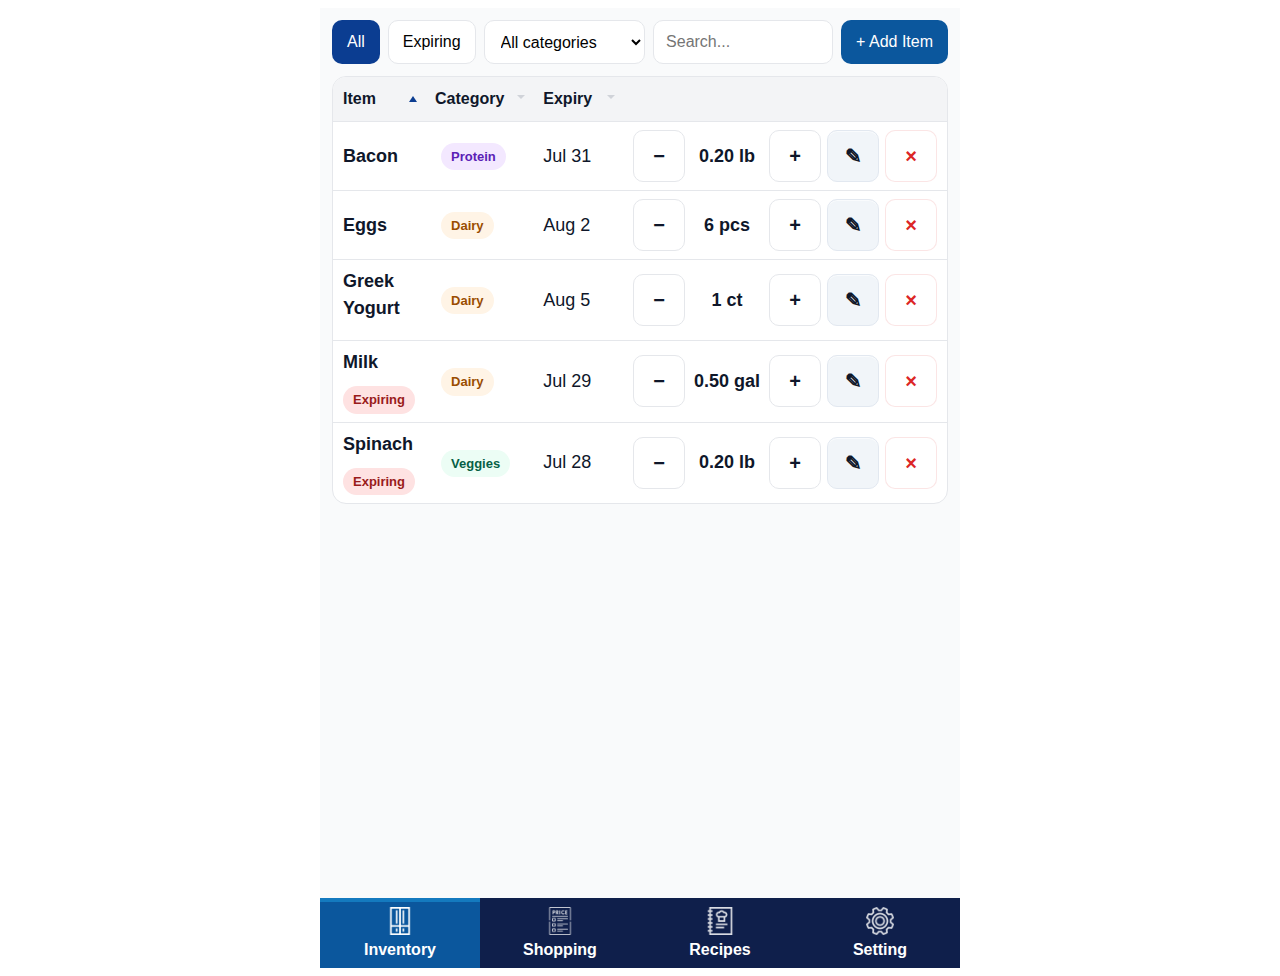
<file: index.html>
<!doctype html>
<html lang="en">
  <head>
    <meta charset="UTF-8" />
    <meta name="viewport" content="width=device-width, initial-scale=1.0" />
    <title>Kitchen Kompanion</title>
    <link rel="stylesheet" href="styles.css" />
  </head>

  <body>
    <div class="app">
      <div id="shopping" class="tabcontent">
        <!-- <h2>Shopping List</h2> -->
        <div class="shop-toolbar inv-toolbar">
          <select id="shopFilterCategory">
            <option value="all">All categories</option>
            <option value="dairy">Dairy</option>
            <option value="carb">Carb</option>
            <option value="veggies">Veggies</option>
            <option value="protein">Protein</option>
            <option value="condiment">Condiment</option>
            <option value="other">Other</option>
          </select>

          <input id="shopSearch" type="search" placeholder="Search..." />
          <button class="btn" id="transferBought">Transfer Items</button>
          <button class="btn accent" id="openAddShopModal">+ Add Item</button>
        </div>

        <div class="inv-wrap">
          <table class="inv-table" id="shopTable">
            <thead>
              <tr>
                <th class="chk-col"></th>
                <th class="sortable" data-sort="name">Item</th>
                <th class="sortable" data-sort="category">Category</th>
                <th></th>
                <th></th>
              </tr>
            </thead>
            <tbody id="shopBody"></tbody>
          </table>
          <p id="shopEmpty" class="muted hidden">No items in shopping list.</p>
        </div>
      </div>

      <div id="inventory" class="tabcontent">
        <!-- <h2>Inventory</h2> -->
        <div class="inv-toolbar">
          <button class="btn" id="filterAll">All</button>
          <button class="btn" id="filterExpiring">Expiring</button>
          <select id="filterCategory">
            <option value="all">All categories</option>
            <option value="dairy">Dairy</option>
            <option value="carb">Carb</option>
            <option value="veggies">Veggies</option>
            <option value="protein">Protein</option>
            <option value="condiment">Condiment</option>
            <option value="other">Other</option>
          </select>
          <input id="invSearch" type="search" placeholder="Search..." />
          <button class="btn accent" id="openAddModal">+ Add Item</button>
        </div>

        <div class="inv-wrap">
          <table class="inv-table" id="invTable">
            <thead>
              <tr>
                <th data-sort="name" class="sortable">Item</th>
                <th data-sort="category" class="sortable">Category</th>
                <th data-sort="expiry" class="sortable">Expiry</th>
                <th></th>
              </tr>
            </thead>
            <tbody id="invBody"></tbody>
          </table>
          <p id="invEmpty" class="muted hidden">No items to show.</p>
        </div>
      </div>

      <div id="recipes" class="tabcontent">
        <!-- <h2>Suggested Recipes</h2> -->
        <div class="inv-toolbar recipe-toolbar">
          <input id="recipeSearch" type="search" placeholder="Search recipes, ingredients…" />
          <select id="recipeSort">
            <option value="recommended">Recommended</option>
            <option value="missing">Most ingredients match</option>
            <option value="time">Shortest time</option>
          </select>
          <select id="recipeDietFilter">
            <option value="all">All diets</option>
            <option value="vegetarian">Vegetarian</option>
            <option value="vegan">Vegan</option>
            <option value="pescatarian">Pescatarian</option>
          </select>
        </div>
        <div class="inv-wrap">
          <div id="recipesList"></div>
        </div>
      </div>

      <div id="setting" class="tabcontent">
        <div class="settings-page">
          <form id="settingsForm" class="settings-grid">
            <section class="settings-card">
              <div class="settings-card-head">
                <div>
                  <p class="eyebrow">Diet & Preference</p>
                  <h3>What Do You Want to See?</h3>
                  <p class="hint">Pick one primary diet or leave it open. This filters recipe suggestions.</p>
                </div>
              </div>
              <div class="pill-grid">
                <label class="pill-choice"><input type="radio" name="dietRadio" value="none" checked /> No filter</label>
                <label class="pill-choice"><input type="radio" name="dietRadio" value="vegetarian" /> Vegetarian</label>
                <label class="pill-choice"><input type="radio" name="dietRadio" value="vegan" /> Vegan</label>
                <label class="pill-choice"><input type="radio" name="dietRadio" value="pescatarian" /> Pescatarian</label>
              </div>
            </section>

            <section class="settings-card">
              <div class="settings-card-head">
                <div>
                  <p class="eyebrow">Allergies</p>
                  <h3>Never Show Recipes With These</h3>
                  <p class="hint">Recipes containing these will be hidden. Shopping auto-add respects this list.</p>
                </div>
              </div>
              <div class="pill-grid">
                <label class="pill-choice"><input type="checkbox" name="allergy" value="peanuts" /> Peanuts</label>
                <label class="pill-choice"><input type="checkbox" name="allergy" value="tree-nuts" /> Tree nuts</label>
                <label class="pill-choice"><input type="checkbox" name="allergy" value="milk" /> Milk</label>
                <label class="pill-choice"><input type="checkbox" name="allergy" value="eggs" /> Eggs</label>
                <label class="pill-choice"><input type="checkbox" name="allergy" value="soy" /> Soy</label>
                <label class="pill-choice"><input type="checkbox" name="allergy" value="wheat" /> Wheat</label>
                <label class="pill-choice"><input type="checkbox" name="allergy" value="fish" /> Fish</label>
                <label class="pill-choice"><input type="checkbox" name="allergy" value="shellfish" /> Shellfish</label>
                <label class="pill-choice"><input type="checkbox" name="allergy" value="sesame" /> Sesame</label>
                <label class="pill-choice"><input type="checkbox" name="allergy" value="gluten" /> Gluten</label>
                <label class="pill-choice"><input type="checkbox" name="allergy" value="mustard" /> Mustard</label>
                <label class="pill-choice"><input type="checkbox" name="allergy" value="sulfites" /> Sulfites</label>
                <label class="pill-choice pill-input">
                  <input type="text" id="customAllergyInput" placeholder="Add other allergies…" />
                  <button type="button" class="btn" id="addCustomAllergy">Add</button>
                </label>
              </div>
              <div id="customAllergyList" class="chip-list"></div>
            </section>

            <section class="settings-card">
              <div class="settings-card-head">
                <div>
                  <p class="eyebrow">Cooking Skill</p>
                  <h3>Your Comfort Level</h3>
                  <p class="hint">We won’t suggest recipes above your comfort level.</p>
                </div>
              </div>
              <div class="pill-grid single-field">
                <label class="pill-choice pill-select">
                  <select id="skillSelect" name="skill">
                    <option value="beginner">Beginner</option>
                    <option value="novice">Novice</option>
                    <option value="intermediate">Intermediate</option>
                    <option value="expert">Expert</option>
                  </select>
                </label>
              </div>
            </section>

            <section class="settings-card">
              <div class="settings-card-head">
                <div>
                  <p class="eyebrow">Style Preference</p>
                  <h3>How to Bias Suggestions</h3>
                  <p class="hint">Used to bias recipe ranking and shopping suggestions.</p>
                </div>
              </div>
              <div class="pill-grid single-field">
                <label class="pill-choice pill-select">
                  <select id="foodPref" name="foodPref">
                    <option value="none">No preference</option>
                    <option value="vegetarian">More vegetarian ideas</option>
                    <option value="vegan">More vegan ideas</option>
                    <option value="low-carb">Lower carb focus</option>
                    <option value="high-protein">Higher protein focus</option>
                  </select>
                </label>
              </div>
            </section>

            <div class="settings-actions">
              <div class="changes-note">Changes apply to recipes, inventory alerts, and shopping auto-add.</div>
              <div class="action-row">
                <button type="button" class="btn ghost" id="cancelSettings">Cancel</button>
                <button type="button" class="btn" id="resetSettings">Reset</button>
                <button type="button" class="btn accent" id="saveSettings">Save</button>
              </div>
            </div>
          </form>
        </div>
      </div>

      <!-- Add Item Modal -->
      <div class="modal" id="addModal" aria-hidden="true">
        <div class="modal-card">
          <div class="modal-head">
            <h3>Add Inventory Item</h3>
            <button class="icon-btn" id="closeAddModal" aria-label="Close">×</button>
          </div>

          <form id="addForm" class="grid">
            <label>
              <span>Name</span>
              <input required name="name" type="text" placeholder="e.g., Milk" />
            </label>
            <label>
              <span>Expiry</span>
              <input name="expiry" type="date" />
            </label>
            <label>
              <span>Quantity</span>
              <input required name="qty" type="number" min="0" step="0.01" />
            </label>
            <label>
              <span>Unit</span>
              <select name="unit" id="addItemUnit">
                <option value="">None</option>
                <option value="pcs">pcs</option>
                <option value="oz">oz</option>
                <option value="lb">lb</option>
                <option value="g">g</option>
                <option value="kg">kg</option>
                <option value="ml">ml</option>
                <option value="l">L</option>
                <option value="cup">cup</option>
                <option value="qt">qt</option>
                <option value="gal">gal</option>
                <option value="pack">pack</option>
                <option value="box">box</option>
                <option value="bottle">bottle</option>
                <option value="bag">bag</option>
                <option value="dozen">dozen</option>
                <option value="other">Other</option>
              </select>
            </label>
            <label>
              <span>Min Quantity</span>
              <input required name="minQty" type="number" min="0" step="0.01" />
            </label>
            <label>
              <span>Category</span>
              <select id="addShopCategory" name="category">
                <option value="dairy">Dairy</option>
                <option value="carb">Carb</option>
                <option value="veggies">Veggies</option>
                <option value="protein">Protein</option>
                <option value="condiment">Condiment</option>
                <option value="other" selected>Other</option>
              </select>
            </label>

            <div class="modal-actions">
              <button type="button" class="btn" id="cancelAdd">Cancel</button>
              <button type="submit" class="btn accent">Save</button>
            </div>
          </form>
        </div>
      </div>

      <!-- Confirm add missing ingredients modal -->
      <div class="modal" id="confirmMissingModal" aria-hidden="true">
        <div class="modal-card">
          <div class="modal-head">
            <h3>Add Missing Ingredients</h3>
            <button class="icon-btn" id="closeConfirmMissing" aria-label="Close">×</button>
          </div>
          <div class="modal-body">
            <div id="missingList"></div>
          </div>
          <div class="modal-actions">
            <button type="button" class="btn" id="cancelConfirmMissing">Cancel</button>
            <button type="button" class="btn accent" id="confirmAddMissing">Add to Shopping</button>
          </div>
        </div>
      </div>

      <div class="tabbar">
        <button class="tablink" onclick="openTab('inventory')">
          <img src="icons/fridge.png" alt="" class="tab-icon" aria-hidden="true" />Inventory
        </button>

        <button class="tablink" onclick="openTab('shopping')">
          <img src="icons/price-list.png" alt="" class="tab-icon" aria-hidden="true" />Shopping
        </button>

        <button class="tablink" onclick="openTab('recipes')">
          <img src="icons/cookbook.png" alt="" class="tab-icon" aria-hidden="true" />Recipes
        </button>

        <button class="tablink" onclick="openTab('setting')">
          <img src="icons/cogwheel.png" alt="" class="tab-icon" aria-hidden="true" />Setting
        </button>
      </div>
    </div>

    <!-- Add Shopping Item Modal -->
    <div class="modal" id="addShopModal" aria-hidden="true">
      <div class="modal-card">
        <div class="modal-head">
          <h3>Add Shopping Item</h3>
          <button class="icon-btn" id="closeAddShopModal" aria-label="Close">×</button>
        </div>
        <form id="addShopForm" class="grid">
          <label>
            <span>Name</span>
            <input required name="name" type="text" placeholder="e.g., Milk" />
          </label>
          <label>
            <span>Quantity</span>
            <input required name="qty" type="number" min="1" step="1" value="1" />
          </label>
          <label>
            <span>Category</span>
            <select name="category">
              <option value="dairy">Dairy</option>
              <option value="carb">Carb</option>
              <option value="veggies">Veggies</option>
              <option value="protein">Protein</option>
              <option value="condiment">Condiment</option>
              <option value="other" selected>Other</option>
            </select>
          </label>
          <div class="modal-actions">
            <button type="button" class="btn" id="cancelAddShop">Cancel</button>
            <button type="submit" class="btn accent">Save</button>
          </div>
        </form>
      </div>
    </div>

    <!-- Generic Confirm Modal -->
    <div
      class="modal"
      id="confirmModal"
      aria-hidden="true"
      role="dialog"
      aria-labelledby="confirmTitle"
    >
      <div class="modal-card">
        <div class="modal-head">
          <h3 id="confirmTitle">Confirm</h3>
          <button class="icon-btn" id="closeConfirmModal" aria-label="Close">×</button>
        </div>
        <div class="modal-body">
          <p id="confirmMessage">Are you sure?</p>
        </div>
        <div class="modal-actions">
          <button type="button" class="btn" id="confirmCancel">Cancel</button>
          <button type="button" class="btn accent" id="confirmOk">Confirm</button>
        </div>
      </div>
    </div>

    <!-- Edit Inventory Cell Modal -->
    <div class="modal" id="editCellModal" aria-hidden="true">
      <div class="modal-card">
        <div class="modal-head">
          <h3 id="editCellTitle">Edit</h3>
          <button class="icon-btn" id="closeEditCellModal" aria-label="Close">×</button>
        </div>
        <form id="editCellForm" class="grid" style="grid-template-columns: 1fr">
          <label id="editQtyLabel">
            <span>Quantity</span>
            <input id="editQtyInput" type="number" min="0" step="0.01" />
          </label>
          <label id="editExpiryLabel" style="display: none">
            <span>Expiry</span>
            <input id="editExpiryInput" type="date" />
          </label>
          <div class="modal-actions">
            <button type="button" class="btn" id="cancelEditCell">Cancel</button>
            <button type="submit" class="btn accent" id="saveEditCell">Save</button>
          </div>
        </form>
      </div>
    </div>

    <!-- Edit Inventory Item Modal (full details) -->
    <div class="modal" id="editItemModal" aria-hidden="true">
      <div class="modal-card">
        <div class="modal-head">
          <h3>Edit Inventory Item</h3>
          <button class="icon-btn" id="closeEditItemModal" aria-label="Close">×</button>
        </div>
        <form id="editItemForm" class="grid">
          <input type="hidden" id="editItemId" />
          <label>
            <span>Name</span>
            <input required id="editItemName" name="name" type="text" placeholder="e.g., Milk" />
          </label>
          <label>
            <span>Quantity</span>
            <input required id="editItemQty" name="qty" type="number" min="0" step="0.01" />
          </label>
          <label>
            <span>Unit</span>
            <select id="editItemUnit" name="unit">
              <option value="">None</option>
              <option value="pcs">pcs</option>
              <option value="oz">oz</option>
              <option value="lb">lb</option>
              <option value="g">g</option>
              <option value="kg">kg</option>
              <option value="ml">ml</option>
              <option value="l">L</option>
              <option value="cup">cup</option>
              <option value="qt">qt</option>
              <option value="gal">gal</option>
              <option value="pack">pack</option>
              <option value="box">box</option>
              <option value="bottle">bottle</option>
              <option value="bag">bag</option>
              <option value="dozen">dozen</option>
              <option value="other">Other</option>
            </select>
          </label>
          <label>
            <span>Min qty</span>
            <input required id="editItemMinQty" name="minQty" type="number" min="0" step="0.01" />
          </label>
          <label>
            <span>Expiry</span>
            <input id="editItemExpiry" name="expiry" type="date" />
          </label>
          <label>
            <span>Category</span>
            <select id="editItemCategory" name="category">
              <option value="dairy">Dairy</option>
              <option value="carb">Carb</option>
              <option value="veggies">Veggies</option>
              <option value="protein">Protein</option>
              <option value="condiment">Condiment</option>
              <option value="other">Other</option>
            </select>
          </label>

          <div class="modal-actions">
            <button type="button" class="btn" id="cancelEditItem">Cancel</button>
            <button type="submit" class="btn accent">Save</button>
          </div>
        </form>
      </div>
    </div>

    <script src="script.js"></script>
  </body>
</html>
</file>
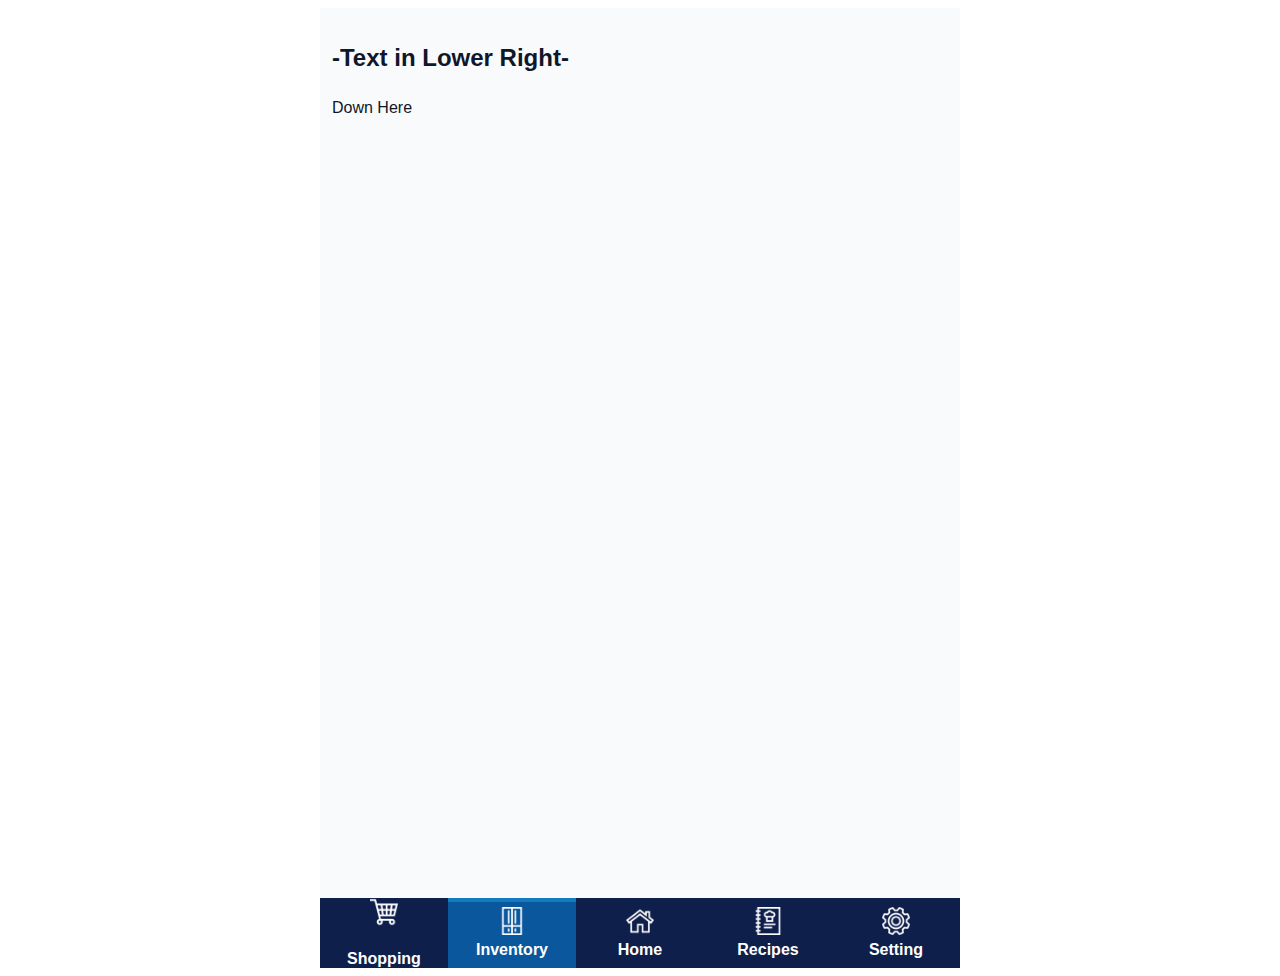
<file: home.html>
<!DOCTYPE html>
<html lang="en">

<head>
    <meta charset="UTF-8">
    <meta name="viewport" content="width=device-width, initial-scale=1.0">
    <title>Tabbed App</title>
    <link rel="stylesheet" href="styles.css">
</head>

<body>
<div class = "app">
    <div id="home" class="tabcontent">
        <h2>-Home Page-</h2>
        <p>HOME</p>
    </div>

    <div id="shopping" class="tabcontent">
        <h2>-Text Screen-</h2>
        <p>Please note that this font size is too small to read easily on this device for many...</p>
        <p>Please note that this font size is too small to read easily on this device for many...</p>
        <p>Please note that this font size is too small to read easily on this device for many...</p>
        <p>Please note that this font size is too small to read easily on this device for many...</p>
        <p>Please note that this font size is too small to read easily on this device for many...</p>
    </div>

    <div id="inventory" class="tabcontent">
        <h2>-Text in Lower Right-</h2>
        <div class="lower-right">Down Here</div>
    </div>

    <div id="recipes" class="tabcontent">
        <h2>-Colors Example-</h2>
        <p class="color-box line1">Hello There</p>
        <p class="color-box line2">Hi Again</p>
    </div>

    <div id="setting" class="tabcontent">
        <h2>-User Profile-</h2>
        <div class="profile">
            <img src="icons/happiness.png" alt="Profile Image" id="profileImg">
            <p><b>Smiley J. Smile</b></p>
            <div id="alert" class="alert hidden">
                <strong>Warning!</strong> Do not click on the profile image.
            <button onclick="closeAlert()">×</button>
            </div>
        </div>
    </div>

    <div id="Choices" class="tabcontent">
        <h2>-Choices Screen-</h2>
        <form>
            <p>Camera Type #1:</p>
            <input type="radio" name="camera1" value="dSLR" checked> dSLR<br>
            <input type="radio" name="camera1" value="Mirrorless"> Mirrorless<br><br>

            <label for="camera2">Camera Type #2:</label>
            <select id="camera2">
                <option>dSLR</option>
                <option>Mirrorless</option>
            </select><br><br>
        <button type="button" onclick="showChoices()">Print something based on above choices...</button>
    
    </form>
        <p id="choiceOutput"></p>
    </div>

    <div id="ToDo" class="tabcontent">
        <h2>-To Do List-</h2>
        <input type="text" id="todoInput" placeholder="New entry...">
        <button onclick="addItem()">Add</button>
        <ul id="todoList"></ul>
    </div>

    <div class="tabbar">
        <button class="tablink" onclick="openTab('shopping')">
            <img src="icons/shopping-cart.png" class = "icon-text" alt="shopping"><br>Shopping</button>

        <button class="tablink" onclick="openTab('inventory')">
            <img src="icons/fridge.png" class = "icon-lr" alt="inventory">Inventory</button>

        <button class="tablink" onclick="openTab('home')">
            <img src="icons/home.png" class="icon-home" alt="home">Home
        </button>

        <button class="tablink" onclick="openTab('recipes')">
            <img src="icons/cookbook.png" class = "icon-colors" alt="recipes">Recipes</button>

        <button class="tablink" onclick="openTab('setting')">
            <img src="icons/cogwheel.png" class = "icon-profile" alt="Profile">Setting</button>

    </div>
</div>

    <script src="script.js"></script>
</body>
</html>
</file>
<file: styles.css>
:root {
  --bg: #f9fafb;
    --keyboard-height: 0px;
  --text: #0f172a;
  --muted: #374151;
  --brand-700: #1e40af;
  --brand-800: #16358c;
  --brand-600: #0b3d91;
  --accent: #0b579d;
  --tab: #24BDFF;
  --danger: #dc2626;
  --white: #ffffff;
  --black: #000000;
}

/* Utility class to hide elements */
.hidden {
  display: none !important;
}

.app {
  margin: auto;
  width: 640px;
  height: 960px;
  overflow: hidden;
  position: relative;
  background: var(--bg);
  color: var(--text);
  font-family: -apple-system, BlinkMacSystemFont, sans-serif;
  font-size: 16px; /* improve base readability */
  line-height: 1.5;
}

.tabcontent {
  width: 100%;
  height: calc(100% - 70px);
  overflow-y: auto;
  padding: 12px; /* reduce non-essential padding */
  box-sizing: border-box;
}

.tabbar {
  position: absolute;
  bottom: 0;
  left: 0;
  width: 100%;
  display: flex;
  background: #0f1f4b;
  height: 70px;
  z-index: 800; /* sit below modal (modal uses z-index:1000) */
}

.tablink {
  flex: 1;
  border: none;
  background: transparent;
  color: var(--white);
  font-size: 16px; /* larger tab labels */
  font-weight: bold;
  display: flex;
  flex-direction: column;
  align-items: center;
  justify-content: center;
  outline: none;
  gap: 6px;
  transition: background 0.15s ease, color 0.15s ease, box-shadow 0.15s ease;
}

.tablink img {
  width: 28px;
  height: 28px;
  filter: brightness(0) invert(1);
  display: block;
  margin: 0 auto;
  object-fit: contain;
  filter: brightness(0) invert(1);
}

.tablink.active {
  background: #0b579d;
  color: #ffffff;
  box-shadow: inset 0 4px 0 rgba(36, 189, 255, 0.35);
}

/* Tab icon styling for img elements */
.tab-icon {
  width: 28px;
  height: 28px;
  display: block;
  margin: 0 auto;
  /* Apply color filter to make icons use --tab color (24BDFF) even when inactive */
  /* filter: brightness(0) saturate(100%) invert(0%) sepia(100%) saturate(1000%) hue-rotate(0deg) brightness(1) drop-shadow(0 0 0 var(--tab)); */
  opacity: 0.85;
}

.tablink.active .tab-icon {
  opacity: 1;
  /* Use --tab color for active icons */
  /* filter: brightness(0) saturate(100%) invert(0%) sepia(100%) saturate(1000%) hue-rotate(0deg) brightness(1) drop-shadow(0 0 0 var(--tab)); */
}


.color-box {
  width: 80%;
  margin: 0 auto;
  text-align: center;
  font-size: 20px;
  font-weight: bold;
  padding: 2px 0;
}

.color-box + .color-box {
  margin-top: -1px;
}

.alert {
  background: var(--danger);
  color: var(--white);
  padding: 10px;
  margin-top: 10px;
}

/* Inventory UI */
.inv-toolbar {
  display: grid;
  grid-template-columns: auto auto 1fr auto auto;
  gap: 8px;
  align-items: center;
  margin-bottom: 12px;
  font-size: 16px; /* larger controls */
}
.inv-toolbar .btn {
  padding: 10px 14px;
  border-radius: 10px;
  border: 1px solid #e5e7eb;
  background: #fff;
  cursor: pointer;
  min-height: 44px;
  font-size: 16px;
}
.inv-toolbar .btn:hover {
  filter: brightness(0.97);
}
.inv-toolbar .btn.accent {
  background: var(--accent);
  color: var(--white);
  border-color: transparent;
}
#invSearch {
  flex: 1 1 240px;
  min-width: 160px;
  max-width: 360px;
  padding: 10px 12px;
  border: 1px solid #e5e7eb;
  border-radius: 10px;
  min-height: 44px;
  font-size: 16px;
}
.inv-toolbar .btn.active {
  background: var(--brand-600);
  color: var(--white);
  border-color: transparent;
}
#invSearch {
  flex: 0 1 120px;
  min-width: 100px;
  max-width: 180px;
  padding: 10px 12px;
  border: 1px solid #e5e7eb;
  border-radius: 10px;
  min-height: 44px;
  font-size: 16px;
}

/* Category filter select */
#filterCategory {
  padding: 10px 12px;
  border-radius: 10px;
  border: 1px solid #e5e7eb;
  background: #fff;
  min-height: 44px;
  font-size: 16px;
}

.inv-wrap {
  background: #fff;
  border: 1px solid #e5e7eb;
  border-radius: 14px;
  overflow: hidden;
}
/* Do not wrap recipes list in a box */
#recipes .inv-wrap {
  background: transparent;
  border: none;
  border-radius: 0;
  overflow: visible;
}
.inv-table {
  width: 100%;
  border-collapse: collapse;
}
.inv-table thead th {
  text-align: left;
  background: #f3f4f6;
  font-weight: 600;
  padding: 10px;
  font-size: 16px;
}
.inv-table td {
  padding: 8px 10px;
  border-top: 1px solid #e5e7eb;
  vertical-align: middle;
  font-size: 18px; /* larger item text for readability */
}
.inv-table td.editable-cell {
  cursor: pointer;
}
.inv-table td.editable-cell:hover {
  background: #fafafa;
}
.inv-table td .cell-input {
  width: 100%;
  min-height: 40px;
  padding: 8px 10px;
  border: 1px solid #e5e7eb;
  border-radius: 8px;
  font-size: 16px;
  box-sizing: border-box;
}

/* Shopping table editable cells */
#shopTable td.editable-cell {
  cursor: pointer;
}
#shopTable td.editable-cell:hover {
  background: #fafafa;
}
.inv-table .num {
  text-align: right;
}
.badge {
  padding: 3px 10px;
  border-radius: 999px;
  font-size: 13px;
}
.badge.low {
  background: #fef3c7;
}
.badge.exp {
  background: #fee2e2;
}

/* explicit colors for Low and Expiring badges */
.badge.low {
  background: #fef3c7;
  color: #92400e;
}
.badge.exp {
  background: #fee2e2;
  color: #991b1b;
}
.badge.expired {
  background: #7f1d1d;
  color: #ffffff;
}

/* category badge */
.inv-table td .badge.cat {
  font-weight: 600;
  margin-left: 6px;
  padding: 4px 10px;
  font-size: 13px;
}

/* category badge override */
.inv-table td .badge {
  font-weight: 600;
  padding: 4px 10px;
  font-size: 13px;
}

/* stacked badge layout */
.name-line {
  font-weight: 700;
  margin-bottom: 0; /* keep name and badges on one line */
  font-size: 18px; /* emphasize item name */
  display: inline-flex;
  align-items: center;
}
.badge-inline {
  display: inline-flex;
  gap: 8px;
  align-items: center;
}
.name-inline {
  display: inline-flex;
  align-items: center;
  gap: 10px;
  flex-wrap: wrap;
}
.qty-pill {
  background: #e5e7eb;
  border-radius: 999px;
  padding: 4px 8px;
  font-weight: 700;
  font-size: 14px;
}

/* category column styling */
.inv-table td:nth-child(2) {
  /* category column */
  width: 120px;
  text-align: left;
}
td.category {
  color: var(--muted);
}

/* Expiry column: wider and prevent wrapping */
.inv-table thead th:nth-child(3),
.inv-table td:nth-child(3) {
  width: 120px;
  white-space: nowrap;
}

/* category badge inside category column */
.inv-table td.category .badge.cat {
  display: inline-block;
  padding: 4px 10px;
  border-radius: 999px;
  font-weight: 600;
}

.action-cell {
  width: 220px;
  white-space: nowrap;
}
.row-actions {
  display: flex;
  flex-direction: row;
  align-items: center;
  justify-content: flex-end;
  gap: 6px;
  flex-wrap: nowrap;
}
.primary-actions {
  display: none;
}

/* Shopping toolbar should match inventory toolbar */
#shopFilterCategory {
  padding: 10px 12px;
  border-radius: 10px;
  border: 1px solid #e5e7eb;
  background: #fff;
  font-size: 16px;
  min-height: 44px;
}
#shopSearch {
  flex: 0 1 210px;
  min-width: 140px;
  max-width: 260px;
  padding: 10px 12px;
  border: 1px solid #e5e7eb;
  border-radius: 10px;
  font-size: 16px;
  min-height: 44px;
}
.shop-toolbar.inv-toolbar #shopAutoFilter {
  padding: 10px 12px;
  border-radius: 10px;
  border: 1px solid #e5e7eb;
  background: #fff;
  font-size: 16px;
  min-height: 44px;
}
.shop-toolbar.inv-toolbar {
  display: flex;
  gap: 8px;
  align-items: center;
  flex-wrap: nowrap;
  margin-bottom: 12px;
  font-size: 16px;
}
.shop-toolbar.inv-toolbar .btn {
  padding: 10px 12px;
  border-radius: 10px;
  border: 1px solid #e5e7eb;
  background: #fff;
  cursor: pointer;
  min-height: 44px;
  font-size: 16px;
}
.shop-toolbar.inv-toolbar .btn.accent {
  background: var(--accent);
  color: var(--white);
  border-color: transparent;
}
/* Transfer button styling: green primary with white text */
#transferBought {
  background: #18670e;
  color: #ffffff;
  border-color: transparent;
}
#transferBought:hover {
  filter: brightness(1.03);
}

/* Shopping table tweaks */
#shopTable td {
  vertical-align: middle;
  padding: 8px;
}
#shopTable td input[type="checkbox"],
#shopTable .row-check {
  transform: translateY(0);
  margin: 0;
}
#shopTable td.chk-col {
  width: 46px;
  text-align: center;
}
#shopTable .row-check {
  width: 24px;
  height: 24px;
  accent-color: var(--brand-700);
}
#shopTable .row-check:checked {
  box-shadow: 0 0 0 3px rgba(30, 64, 175, 0.08);
}
#shopTable .action-cell {
  width: auto;
}
#shopTable .row-btn.small {
  padding: 12px 14px;
  font-size: 20px;
  min-height: 50px;
  min-width: 50px;
}
#shopTable td.num.qty-cell {
  text-align: right;
  white-space: nowrap;
  width: 5%;
}
#shopTable td.num.qty-cell,
#shopTable td.action-cell {
  padding: 4px;
}
#shopTable td.action-cell {
  width: 1%;
  white-space: nowrap;
}
#shopTable thead th:nth-child(4),
#shopTable td:nth-child(4),
#shopTable thead th:nth-child(5),
#shopTable td:nth-child(5) {
  width: auto;
}
#shopTable thead th:nth-child(4) {
  text-align: center;
}
#shopTable .row-actions {
  justify-content: flex-end;
  gap: 0;
  align-items: center;
}
#shopTable .qty-wrap {
  display: inline-flex;
  align-items: center;
  gap: 6px;
  justify-content: center;
}
#shopTable .qty-display {
  min-width: 52px;
  text-align: center;
  font-weight: 700;
  background: #f3f4f6;
  border-radius: 10px;
  padding: 6px 8px;
  cursor: pointer;
}

/* Make category badges inside shop table use same category colors */
#shopTable td .badge.cat {
  display: inline-block;
  padding: 4px 10px;
  border-radius: 999px;
  font-weight: 600;
}

/* Auto-added marker */

.auto-mark {
  display: inline-flex;
  align-items: center;
  justify-content: center;
  margin-left: 8px;
  padding: 2px 8px;
  background: #e6f0ff;
  color: #0b3d91;
  border-radius: 999px;
  font-size: 12px;
  font-weight: 700;
}

/* Auto-row visual treatment */
.auto-row {
  background: linear-gradient(180deg, rgba(238, 242, 255, 0.6), rgba(255, 255, 255, 0));
}
.auto-row .auto-mark {
  background: #e6f0ff;
  color: #0b3d91;
}

/* Source badge */
.source-badge {
  display: inline-block;
  padding: 4px 8px;
  border-radius: 999px;
  font-size: 12px;
  font-weight: 600;
}
.source-badge {
  font-size: 13px;
  padding: 4px 10px;
}
.source-badge.source-low {
  background: #fef3c7;
  color: #92400e;
}
.source-badge.source-expiring {
  background: #fee2e2;
  color: #991b1b;
}
.source-badge.source-both {
  background: #fef3c7;
  color: #92400e;
}
.source-badge.source-manual {
  background: #f3f4f6;
  color: #374151;
}
.source-badge.source-auto {
  background: #e6f0ff;
  color: #0b3d91;
}
/* recipe-sourced shopping badge: distinct warm accent */
.source-badge.source-recipe {
  background: #fff1f2;
  color: #9a1236;
  border: 1px solid rgba(154, 18, 54, 0.08);
}

/* optional slight row highlight for recipe-sourced items */
.row-source-recipe {
  background: linear-gradient(180deg, rgba(255, 241, 242, 0.6), rgba(255, 255, 255, 0));
}
/* Per-category colors (shared by inventory and shopping) */
.badge.cat-dairy {
  background: #fff4e6;
  color: #9a4d00;
}
.badge.cat-carb {
  background: #f5f0ea;
  color: #7a4b2b;
}
.badge.cat-veggies,
.badge.cat-produce {
  background: #ecfdf5;
  color: #065f46;
}
.badge.cat-protein,
.badge.cat-meat {
  background: #f3e8ff;
  color: #5b21b6;
}
.badge.cat-condiment {
  background: #e6fffa;
  color: #115e59;
}
.badge.cat-frozen {
  background: #eef2ff;
  color: #1e3a8a;
}
.badge.cat-other {
  background: #f3f4f6;
  color: #374151;
}

/* Row action buttons: compact, macOS-like */
.row-btn {
  --btn-bg: #f2f4f7;
  --btn-border: rgba(15, 23, 42, 0.08);
  --btn-shadow: 0 1px 0 rgba(255, 255, 255, 0.6) inset;
  border: 1px solid var(--btn-border);
  background: linear-gradient(#ffffff, var(--btn-bg));
  box-shadow: var(--btn-shadow);
  color: var(--text);
  padding: 8px 10px;
  border-radius: 8px;
  font-size: 15px;
  line-height: 1;
  cursor: pointer;
  transition:
    transform 0.06s ease,
    box-shadow 0.06s ease,
    background 0.06s ease;
  min-height: 48px;
  min-width: 48px; /* larger tap target */
}
.row-btn:hover {
  transform: translateY(-1px);
  box-shadow: 0 4px 8px rgba(2, 6, 23, 0.06);
}
.row-btn:active {
  transform: translateY(0);
  box-shadow: 0 2px 4px rgba(2, 6, 23, 0.08);
}
.row-btn + .row-btn {
  margin-left: 0;
}

/* Small numeric +/- style */
.row-btn.small {
  padding: 14px 16px;
  border-radius: 10px;
  font-weight: 600;
  font-size: 20px;
  min-height: 52px;
  min-width: 52px;
}

/* Danger variant for Delete */
.row-btn.danger {
  --btn-bg: #fff5f5;
  border-color: rgba(220, 38, 38, 0.12);
  color: var(--danger);
}

.qty-display {
  min-width: 72px;
  text-align: center;
  font-weight: 700;
}

.row-btn.ghost {
  background: transparent;
  border-color: rgba(15, 23, 42, 0.12);
  min-height: 52px;
  min-width: 52px;
  font-size: 20px;
  font-weight: 600;
}

th.sortable {
  cursor: pointer;
  user-select: none;
  position: relative;
  padding-right: 18px;
}
th.sortable::after {
  content: " ";
  position: absolute;
  right: 8px;
  top: 50%;
  transform: translateY(-50%);
  border: 4px solid transparent;
  border-top-color: #9ca3af;
  opacity: 0.4;
}
th.sortable[data-sort-dir="asc"]::after {
  border-bottom: 6px solid #0b3d91;
  border-top: none;
  opacity: 1;
}
th.sortable[data-sort-dir="desc"]::after {
  border-top: 6px solid #0b3d91;
  border-bottom: none;
  opacity: 1;
}

.muted {
  color: var(--muted);
  font-size: 15px;
  padding: 12px;
}

/* Modal */
.modal {
  position: fixed;
  inset: 0;
  display: none;
  align-items: center;
  justify-content: center;
  background: rgba(0, 0, 0, 0.45);
  z-index: 1000;
}
.modal.show {
  display: flex;
}
.modal,
.modal * {
  /* ensure modal text and form controls match the app font */
  font-family: -apple-system, BlinkMacSystemFont, sans-serif;
}
.modal-card {
  width: min(520px, 92%);
  background: #fff;
  border-radius: 16px;
  box-shadow: 0 10px 30px rgba(0, 0, 0, 0.2);
  padding: 16px;
    transition: transform 0.25s ease, margin-bottom 0.25s ease;
    will-change: transform;
}
.modal-head {
  display: flex;
  justify-content: space-between;
  align-items: center;
  margin-bottom: 8px;
}
.icon-btn {
  border: none;
  background: transparent;
  font-size: 24px;
  line-height: 1;
  cursor: pointer;
  width: 44px;
  height: 44px;
  display: inline-flex;
  align-items: center;
  justify-content: center;
}
.grid {
  display: grid;
  grid-template-columns: 1fr 1fr;
  gap: 12px;
}
.grid label {
  display: flex;
  flex-direction: column;
  gap: 6px;
  font-size: 15px;
}
.grid input {
  padding: 10px 12px;
  border: 1px solid #e5e7eb;
  border-radius: 10px;
  min-height: 44px;
  font-size: 16px;
  width: 100%;
  box-sizing: border-box;
}
/* Modal selects should match toolbar/select styling */
.grid select,
.grid select#addShopCategory {
  padding: 10px 12px;
  border: 1px solid #e5e7eb;
  border-radius: 10px;
  background: #fff;
  font-size: 16px;
  min-height: 44px;
  width: 100%;
  box-sizing: border-box;
}
.grid label span {
  font-size: 15px;
  font-weight: 600;
  color: var(--muted);
}
.modal-actions {
  grid-column: 1 / -1;
  display: flex;
  justify-content: flex-end;
  gap: 10px;
  margin-top: 4px;
}

/* Settings */
.settings-grid {
  grid-template-columns: 1fr;
  gap: 16px;
}
.chip-list {
  margin-top: 8px;
  display: flex;
  gap: 8px;
  flex-wrap: wrap;
}
.chip {
  background: #f3f4f6;
  padding: 6px 8px;
  border-radius: 999px;
  display: inline-flex;
  gap: 6px;
  align-items: center;
  font-weight: 600;
}
.chip .icon-btn.small {
  font-size: 12px;
  padding: 2px 6px;
  border-radius: 6px;
}

/* Recipe entries: individual cards with spacing between */
.recipe-card {
  border: 1px solid #e5e7eb;
  border-radius: 12px;
  margin: 8px 0; /* tighter spacing between recipe cards */
  padding: 12px;
  background-color: #fff;
  box-shadow: 0 6px 18px rgba(2, 6, 23, 0.04);
}

.card-header {
  display: grid;
  grid-template-columns: 1fr 140px auto auto auto;
  align-items: center;
  gap: 10px;
}
.card-header.recipe-grid {
  grid-template-columns: 1fr 140px 1fr auto auto;
}
.diet-row {
  display: flex;
  gap: 8px;
  align-items: center;
  min-height: 28px;
  justify-content: flex-start;
}
.card-title {
  min-width: 0;
}
.card-title h3 {
  margin: 0;
  font-size: 18px;
}

.card-header h3 {
  margin: 0;
  font-size: 18px;
}

/* In collapsed view: show short title, hide full title */
.card-header h3 .title-short {
  display: inline;
}
.card-header h3 .title-full {
  display: none;
}

/* In expanded view: hide short title, show full title */
.recipe-card.expanded .card-header h3 .title-short {
  display: none;
}
.recipe-card.expanded .card-header h3 .title-full {
  display: inline;
}
.card-header .meta {
  color: var(--muted);
  font-size: 14px;
  text-align: left;
  white-space: nowrap;
}

.card-content {
  display: none;
  margin-top: 12px;
  border-top: 1px solid #f3f4f6;
  padding-top: 12px;
  gap: 16px;
  flex-direction: column;
}

.recipe-card.expanded .card-content {
  display: flex;
}

  .keyboard-open .modal.show .modal-card {
    /* shift modal upward roughly half the keyboard height so form fields remain visible */
    transform: translateY(calc(-1 * var(--keyboard-height) / 2));
    margin-bottom: calc(var(--keyboard-height) / 2);
  }

  /* keyboard spacer element - fixed to viewport bottom but aligned to the app */
  .keyboard-spacer {
    position: fixed;
    bottom: 0;
    height: var(--keyboard-height);
    background: transparent; /* change to rgba(...) to make visible for demos */
    z-index: 700; /* sit below tabbar (800) */
    pointer-events: none; /* don't block interactions */
  }

.recipe-card.expanded .toggle-btn {
  transform: none;
}

/* ensure ingredients/steps stack nicely on narrow cards */
.ingredients,
.steps {
  width: 100%;
}

.ingredients h4,
.steps h4 {
  margin: 0 0 8px 0;
  font-size: 16px;
}
.ing-meta {
  color: var(--muted);
  font-size: 13px;
  margin-bottom: 6px;
}
.ingredients ul,
.steps ol {
  margin: 0 0 8px 0;
  padding-left: 18px;
}

/* Ingredient availability pills */
.ing-pill {
  display: inline-block;
  width: 22px;
  height: 22px;
  line-height: 22px;
  text-align: center;
  border-radius: 999px;
  font-weight: 700;
  font-size: 12px;
  margin-right: 8px;
}
.ing-available {
  background: #d1fae5;
  color: #065f46;
}
.ing-missing {
  background: #fee2e2;
  color: #991b1b;
}
.ingredients li {
  margin-bottom: 8px;
  display: flex;
  align-items: center;
}

.toggle-btn {
  background: none;
  border: none;
  font-size: 20px;
  cursor: pointer;
  width: 34px;
  height: 34px;
  display: inline-flex;
  align-items: center;
  justify-content: center;
  border-radius: 8px;
  background: linear-gradient(#ffffff, #f2f4f7);
  border: 1px solid rgba(15, 23, 42, 0.06);
}
.favorite-btn {
  background: none;
  border: none;
  font-size: 22px;
  cursor: pointer;
  width: 36px;
  height: 36px;
  display: inline-flex;
  align-items: center;
  justify-content: center;
  border-radius: 10px;
  transition: transform 0.1s ease, background 0.1s ease;
}
.favorite-btn:hover {
  background: #eef2ff;
  transform: translateY(-1px);
}
.favorite-btn.active {
  color: #f59e0b;
}

/* generic button styles for cards and other places */
.btn {
  padding: 10px 14px;
  border-radius: 10px;
  border: 1px solid #e5e7eb;
  background: #fff;
  cursor: pointer;
  font-size: 16px;
  min-height: 44px;
}
.btn:hover {
  filter: brightness(0.98);
}
.btn.accent {
  background: var(--accent);
  color: var(--white);
  border-color: transparent;
}
.card-actions {
  display: flex;
  gap: 10px;
  align-items: center;
}

/* Recipe toolbar alignment: match Inventory/Shopping sizing */
.recipe-toolbar.inv-toolbar {
  display: flex;
  gap: 8px;
  align-items: center;
  flex-wrap: nowrap;
  margin-bottom: 12px;
  font-size: 16px;
}
.recipe-toolbar.inv-toolbar .btn {
  padding: 10px 14px;
  border-radius: 10px;
  border: 1px solid #e5e7eb;
  background: #fff;
  cursor: pointer;
  min-height: 44px;
  font-size: 16px;
}
.recipe-toolbar.inv-toolbar .btn.accent {
  background: var(--accent);
  color: var(--white);
  border-color: transparent;
}
.recipe-toolbar #recipeSearch {
  flex: 0 1 225px;
  min-width: 140px;
  max-width: 240px;
  padding: 10px 12px;
  border: 1px solid #e5e7eb;
  border-radius: 10px;
  min-height: 44px;
  font-size: 16px;
}
.recipe-toolbar select {
  padding: 10px 12px;
  border-radius: 10px;
  border: 1px solid #e5e7eb;
  background: #fff;
  font-size: 16px;
  min-width: 160px;
  min-height: 44px;
}

/* Diet badges next to recipe title */
.diet-badge {
  display: inline-block;
  padding: 4px 10px;
  border-radius: 999px;
  font-size: 13px;
  font-weight: 700;
  margin-left: 8px;
}
.diet-badge.diet-vegetarian {
  background: #d9f99d;
  color: #365314;
}
.diet-badge.diet-vegan {
  background: #ecfdf5;
  color: #065f46;
}
.diet-badge.diet-pescatarian {
  background: #eef2ff;
  color: #1e3a8a;
}
.diet-badge.diet-gluten-free {
  background: #fef3c7;
  color: #92400e;
}

/* Make the recipes list area clearer */
#recipesList {
  padding: 0; /* no extra top padding before first card */
}

/* Align space between toolbar and first recipe card with inventory/shopping */
#recipes .inv-wrap > #recipesList > .recipe-card:first-child {
  margin-top: 0 !important; /* ensure toolbar↔first card gap matches other tabs */
}

/* Settings redesign */
.settings-page {
  display: flex;
  flex-direction: column;
  gap: 10px;
  padding-bottom: 6px;
}
.settings-hero {
  background: linear-gradient(135deg, #f1f5f9, #e0ecff);
  border: 1px solid #e5e7eb;
  border-radius: 14px;
  padding: 14px;
  display: flex;
  justify-content: space-between;
  align-items: center;
  gap: 12px;
}
.eyebrow {
  text-transform: uppercase;
  letter-spacing: 0.05em;
  font-size: 12px;
  color: #475569;
  margin: 0 0 4px 0;
}
.lead {
  margin: 4px 0 0 0;
  color: #334155;
  font-size: 14px;
}
.settings-tags {
  display: flex;
  gap: 6px;
  flex-wrap: wrap;
}
.settings-grid {
  display: flex;
  flex-direction: column;
  gap: 10px;
}
.settings-card {
  background: #fff;
  border: 1px solid #e5e7eb;
  border-radius: 10px;
  padding: 10px;
  display: flex;
  flex-direction: column;
  gap: 8px;
}
.settings-card-head h3 {
  margin: 0;
}
.settings-card-head .hint {
  margin: 2px 0 0 0;
}
.hint {
  color: var(--muted);
  font-size: 13px;
}
.pill-grid {
  display: grid;
  grid-template-columns: repeat(auto-fill, minmax(140px, 1fr));
  gap: 6px;
}
.pill {
  display: inline-flex;
  align-items: center;
  gap: 6px;
  padding: 6px 10px;
  border-radius: 999px;
  background: #eef2ff;
  color: var(--brand-700);
  font-weight: 700;
  font-size: 12px;
}
.pill.muted {
  background: #f1f5f9;
  color: #475569;
}
.pill-choice {
  display: inline-flex;
  align-items: center;
  gap: 10px;
  padding: 8px;
  border: 1px solid #e5e7eb;
  border-radius: 10px;
  background: #f8fafc;
  font-weight: 600;
  cursor: pointer;
}
.pill-choice.pill-select {
  background: transparent;
  border: none;
  padding: 0;
}
.pill-choice.pill-input {
  display: flex;
  align-items: center;
  gap: 8px;
  padding: 10px;
  background: #f8fafc;
  border: 1px solid #e5e7eb;
  grid-column: 1 / -1; /* stretch across the row */
}
.pill-choice.pill-input input[type="text"] {
  border: none;
  background: transparent;
  flex: 1;
  min-width: 180px;
  font-size: 16px;
  padding: 10px 6px;
}
.pill-choice.pill-input input[type="text"]:focus {
  outline: none;
}
.pill-choice.pill-input .btn {
  font-weight: 700;
  padding: 10px 12px;
  min-height: 38px;
}
.pill-choice input {
  accent-color: var(--brand-700);
  width: 18px;
  height: 18px;
}
.chip-list {
  margin-top: 6px;
  display: flex;
  gap: 6px;
  flex-wrap: wrap;
}
.chip {
  background: #f3f4f6;
  padding: 6px 8px;
  border-radius: 999px;
  display: inline-flex;
  gap: 6px;
  align-items: center;
  font-weight: 600;
  font-size: 13px;
}
.chip .icon-btn.small {
  font-size: 12px;
  padding: 2px 6px;
  border-radius: 6px;
}
.pill-select select {
  appearance: none;
  -webkit-appearance: none;
  -moz-appearance: none;
  background: #fff;
  border: 1px solid #d7dbe3;
  border-radius: 12px;
  font-size: 16px;
  width: 100%;
  padding: 12px 12px;
  padding-right: 40px; /* space for chevron */
  min-height: 46px;
  background-image: url("data:image/svg+xml,%3Csvg width='14' height='10' viewBox='0 0 14 10' xmlns='http://www.w3.org/2000/svg'%3E%3Cpath d='M2 3l5 5 5-5' stroke='%231e3a8a' stroke-width='2' fill='none' stroke-linecap='round'/%3E%3C/svg%3E");
  background-repeat: no-repeat;
  background-position: right 12px center;
  background-size: 14px;
  box-shadow: inset 0 1px 2px rgba(0, 0, 0, 0.04);
}
.single-field {
  grid-template-columns: 1fr;
}
.pill-choice:hover {
  border-color: rgba(30, 64, 175, 0.4);
}
.two-col {
  display: grid;
  grid-template-columns: repeat(auto-fit, minmax(200px, 1fr));
  gap: 10px;
}
.two-col select {
  padding: 10px 10px;
  border: 1px solid #e5e7eb;
  border-radius: 10px;
  background: #fff;
  font-size: 16px;
  min-height: 42px;
  width: 100%;
}
.settings-actions {
  display: flex;
  justify-content: space-between;
  align-items: center;
  gap: 8px;
  flex-wrap: wrap;
}
.changes-note {
  color: var(--muted);
  font-size: 13px;
}
.action-row {
  display: flex;
  gap: 8px;
  align-items: center;
}
.btn.ghost {
  background: #f1f5f9;
  border-color: #e2e8f0;
}
</file>
